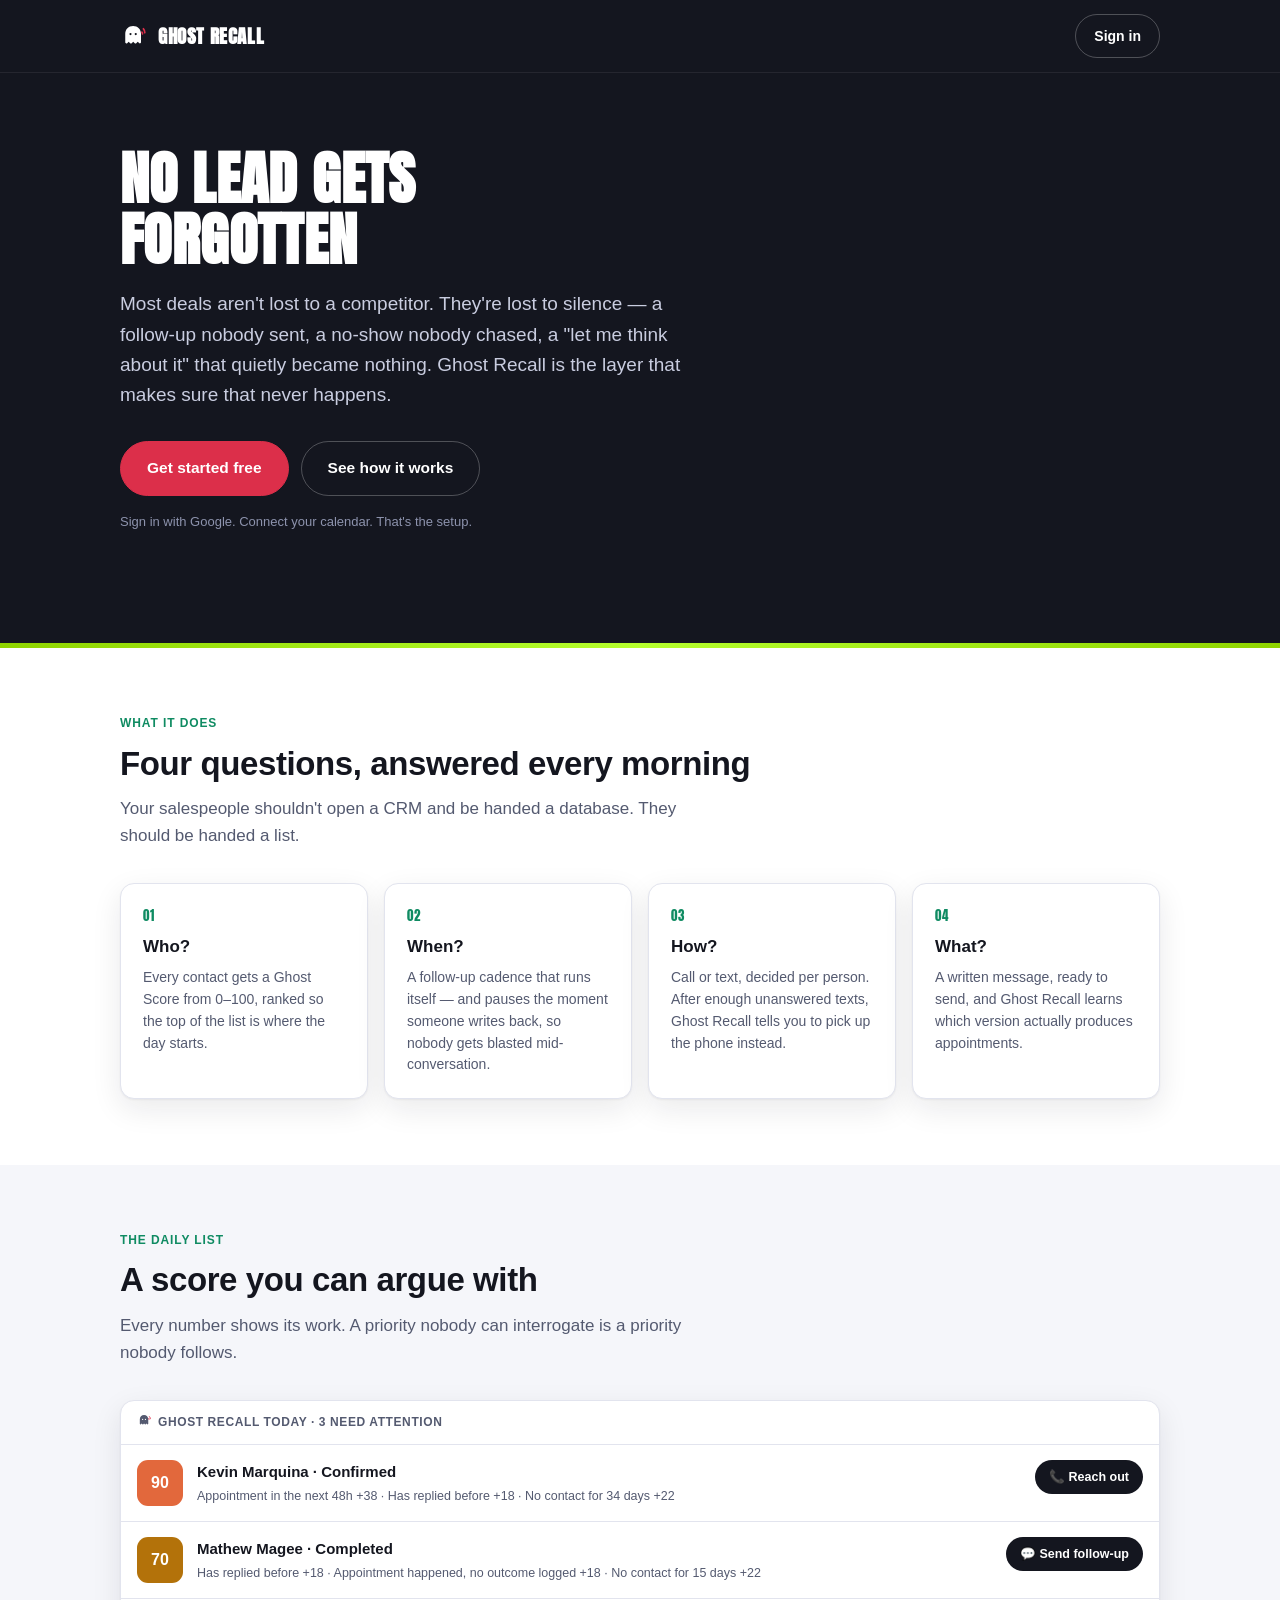
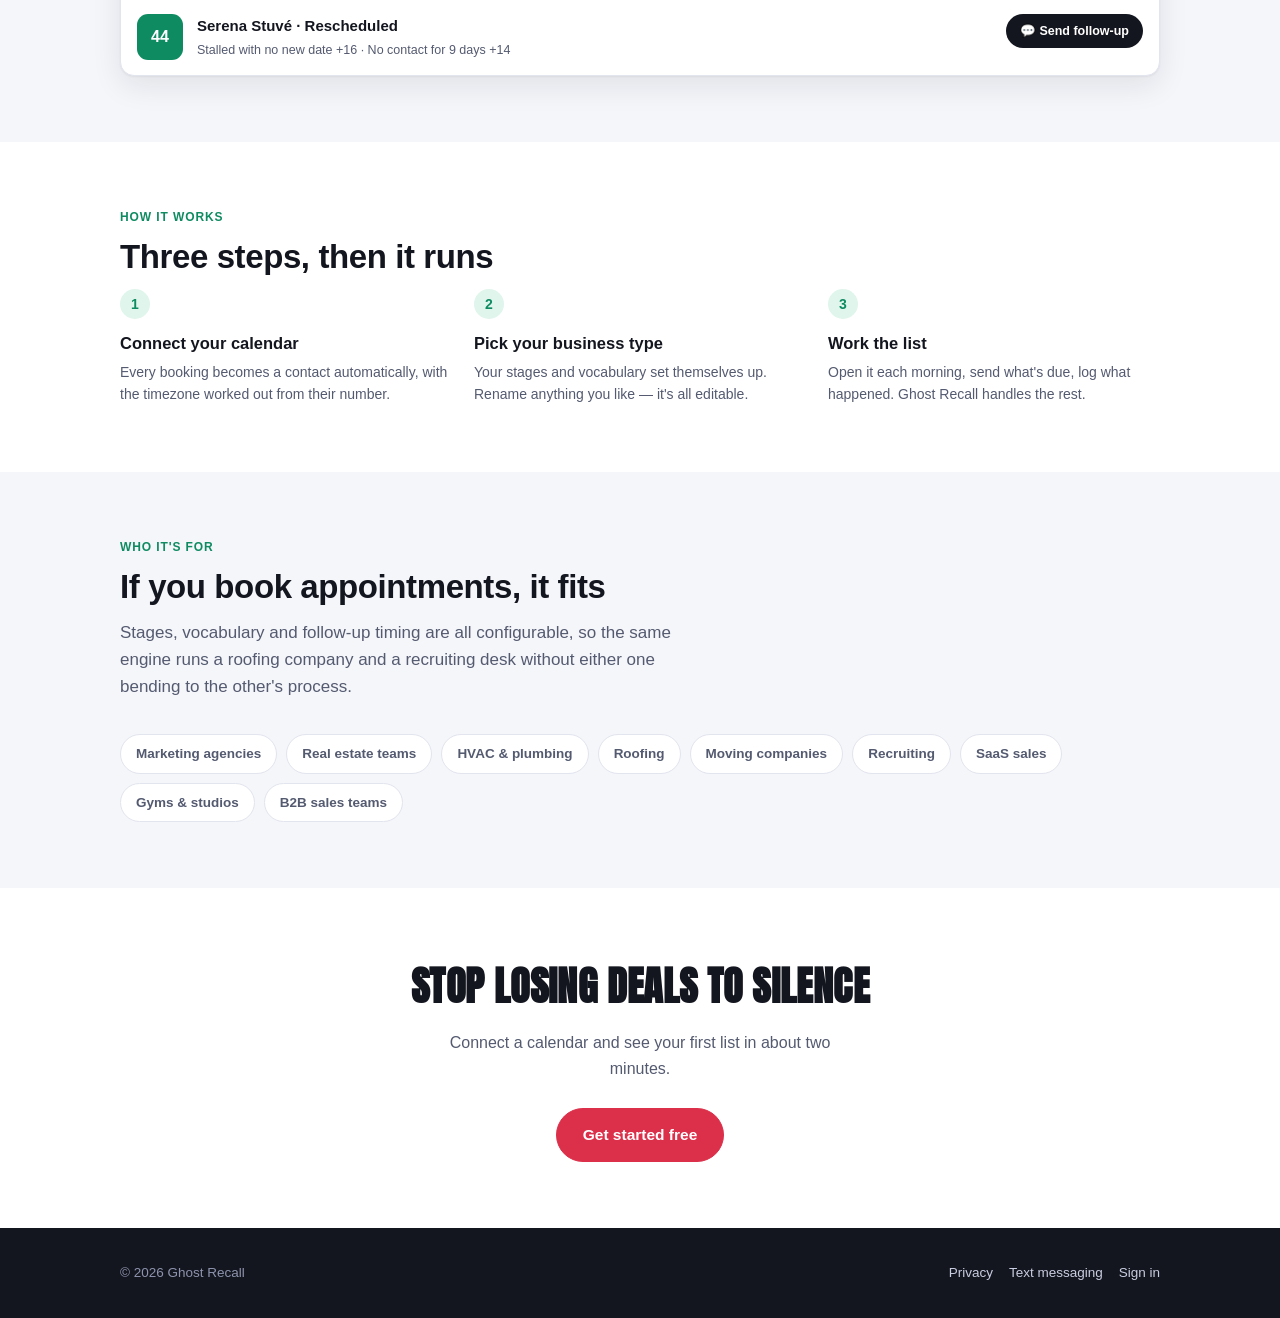
<file: hosted/index.html>
<!doctype html>
<html lang="en">
<head>
<meta charset="utf-8">
<meta name="viewport" content="width=device-width, initial-scale=1">
<title>Ghost Recall — follow-up that never forgets a lead</title>
<meta name="description" content="Ghost Recall tells your salespeople who to contact, when, how and what to say. Built for teams who lose deals to silence, not to competitors.">
<meta name="theme-color" content="#14161f">
<!-- Phone first. Reps work from a handset, not a desk, and without these
     "Add to Home Screen" gives a grey placeholder icon and opens in a Safari
     tab with the address bar eating a line of the screen. With them it opens
     full-screen with its own icon, which is the difference between a
     bookmark and something that reads as an app. -->
<link rel="manifest" href="/manifest.webmanifest">
<link rel="apple-touch-icon" href="/icon.svg">
<meta name="apple-mobile-web-app-capable" content="yes">
<meta name="mobile-web-app-capable" content="yes">
<meta name="apple-mobile-web-app-status-bar-style" content="black-translucent">
<meta name="apple-mobile-web-app-title" content="Ghost Recall">
<meta property="og:title" content="Ghost Recall">
<meta property="og:description" content="Follow-up that never forgets a lead.">
<meta property="og:type" content="website">
<link rel="icon" href="data:image/svg+xml,%3Csvg%20xmlns%3D%27http%3A%2F%2Fwww.w3.org%2F2000%2Fsvg%27%20viewBox%3D%270%200%2064%2064%27%3E%3Crect%20width%3D%2764%27%20height%3D%2764%27%20rx%3D%2714%27%20fill%3D%27%2317171a%27%2F%3E%3Cg%20transform%3D%27translate%285%206%29%20scale%280.80%29%27%3E%3Cpath%20fill-rule%3D%27evenodd%27%20fill%3D%27%23ffffff%27%20d%3D%27M30%209c-10.5%200-18%207.4-18%2018v19.3c0%202.4%202.8%203.6%204.5%202l3.3-3.1%203.4%203.1c1%201%202.6%201%203.6%200l3.4-3.1%203.4%203.1c1%201%202.6%201%203.6%200l3.3-3.1%203.2%203c1.7%201.6%204.3.3%204.3-2V27c0-10.6-7.5-18-18-18zM24%2025a2.5%202.5%200%201%200%200%205%202.5%202.5%200%201%200%200-5zM36%2025a2.5%202.5%200%201%200%200%205%202.5%202.5%200%201%200%200-5z%27%2F%3E%3Cpath%20d%3D%27M53.5%2015.5a12%2012%200%200%201%203.2%209%27%20fill%3D%27none%27%20stroke%3D%27%23dc2f4a%27%20stroke-width%3D%274%27%20stroke-linecap%3D%27round%27%2F%3E%3Cpath%20d%3D%27M50%2023.2a5.5%205.5%200%200%201%201.5%204.1%27%20fill%3D%27none%27%20stroke%3D%27%23dc2f4a%27%20stroke-width%3D%273.6%27%20stroke-linecap%3D%27round%27%2F%3E%3C%2Fg%3E%3C%2Fsvg%3E">
<link rel="preconnect" href="https://fonts.googleapis.com">
<link rel="preconnect" href="https://fonts.gstatic.com" crossorigin>
<link href="https://fonts.googleapis.com/css2?family=Anton&display=swap" rel="stylesheet">
<style>
:root{
  --bg:#ffffff; --bg-alt:#f5f6fa; --ink:#14161f; --ink-soft:#545a70; --ink-faint:#8c91a6;
  --border:#e2e4ee; --card:#ffffff;
  --red:#dc2f4a; --green:#0f8b62; --green-soft:#e0f5ec; --slime:#8fd400; --black:#14161f;
  --radius:14px; --radius-sm:9px;
  --shadow:0 1px 2px rgba(20,22,31,.05), 0 10px 30px rgba(20,22,31,.09);
}
@media (prefers-color-scheme: dark){
  :root:not([data-theme="light"]){
    --bg:#0f1116; --bg-alt:#14171e; --ink:#e8eaf2; --ink-soft:#a1a7bb; --ink-faint:#6b7189;
    --border:#262a35; --card:#171a21;
    --red:#f4566f; --green:#2fbc8a; --green-soft:#12312a;
    --shadow:0 1px 2px rgba(0,0,0,.4), 0 10px 30px rgba(0,0,0,.35);
  }
}
:root[data-theme="dark"]{
  --bg:#0f1116; --bg-alt:#14171e; --ink:#e8eaf2; --ink-soft:#a1a7bb; --ink-faint:#6b7189;
  --border:#262a35; --card:#171a21; --red:#f4566f; --green:#2fbc8a; --green-soft:#12312a;
}
*{box-sizing:border-box;}
body{margin:0;background:var(--bg);color:var(--ink);
  font-family:-apple-system,BlinkMacSystemFont,"Segoe UI",Roboto,Helvetica,Arial,sans-serif;
  font-size:16px;line-height:1.6;-webkit-font-smoothing:antialiased;}
.wrap{max-width:1080px;margin:0 auto;padding:0 20px;}
a{color:inherit;}

/* header */
.nav{position:sticky;top:0;z-index:30;background:var(--black);border-bottom:1px solid rgba(255,255,255,.07);}
.nav .wrap{display:flex;align-items:center;gap:14px;padding-top:14px;padding-bottom:14px;}
.brand{display:flex;align-items:center;gap:10px;color:#fff;text-decoration:none;}
.brand h1{font-family:'Anton',-apple-system,sans-serif;font-size:19px;letter-spacing:.6px;margin:0;text-transform:uppercase;}
.nav .spacer{flex:1;}
.btn{display:inline-block;padding:10px 18px;border-radius:99px;border:1px solid var(--border);
  background:var(--card);color:var(--ink);font-weight:700;font-size:14px;text-decoration:none;cursor:pointer;
  transition:transform .12s ease, box-shadow .12s ease, background .12s ease;}
.btn:hover{transform:translateY(-1px);box-shadow:var(--shadow);}
.btn-primary{background:var(--red);border-color:var(--red);color:#fff;}
.btn-ghost-light{background:transparent;border-color:rgba(255,255,255,.25);color:#fff;}
.btn-lg{padding:14px 26px;font-size:15.5px;}

/* hero */
.hero{background:var(--black);color:#fff;padding:76px 0 86px;position:relative;overflow:hidden;}
.hero::after{content:'';position:absolute;left:0;right:0;bottom:0;height:5px;
  background:linear-gradient(90deg,var(--slime),#b6ff2e,var(--slime));}
.hero h2{font-family:'Anton',-apple-system,sans-serif;font-size:clamp(34px,6vw,58px);line-height:1.05;
  margin:0 0 18px;letter-spacing:.4px;max-width:16ch;text-transform:uppercase;}
.hero p{font-size:clamp(16px,2.2vw,19px);color:#c9cde0;max-width:54ch;margin:0 0 30px;}
.hero .cta{display:flex;gap:12px;flex-wrap:wrap;align-items:center;}
.hero .note{font-size:13px;color:#8d93ad;margin-top:16px;}

/* sections */
section{padding:66px 0;}
section.alt{background:var(--bg-alt);}
.eyebrow{font-size:12px;font-weight:800;letter-spacing:.9px;text-transform:uppercase;color:var(--green);margin:0 0 10px;}
h3.section-title{font-size:clamp(24px,3.4vw,33px);margin:0 0 12px;letter-spacing:-.4px;line-height:1.2;}
.lead{font-size:17px;color:var(--ink-soft);max-width:62ch;margin:0 0 34px;}

.qs{display:grid;grid-template-columns:repeat(auto-fit,minmax(215px,1fr));gap:16px;}
.q{background:var(--card);border:1px solid var(--border);border-radius:var(--radius);padding:22px;box-shadow:var(--shadow);}
.q .num{font-family:'Anton',sans-serif;font-size:13px;color:var(--green);letter-spacing:1px;}
.q h4{margin:6px 0 7px;font-size:17px;}
.q p{margin:0;font-size:14px;color:var(--ink-soft);line-height:1.55;}

/* score demo */
.demo{background:var(--card);border:1px solid var(--border);border-radius:var(--radius);
  box-shadow:var(--shadow);overflow:hidden;}
.demo-head{padding:12px 16px;border-bottom:1px solid var(--border);font-size:12px;font-weight:800;
  text-transform:uppercase;letter-spacing:.6px;color:var(--ink-soft);}
.demo-row{display:flex;gap:14px;align-items:flex-start;padding:15px 16px;border-bottom:1px solid var(--border);}
.demo-row:last-child{border-bottom:none;}
.score{flex:0 0 auto;width:46px;height:46px;border-radius:11px;display:flex;align-items:center;justify-content:center;
  font-weight:800;font-size:16px;color:#fff;}
.s-hot{background:#e2683c;} .s-good{background:#b3720a;} .s-nurture{background:var(--green);}
.demo-main{min-width:0;}
.demo-name{font-weight:700;font-size:15px;}
.demo-why{font-size:12.5px;color:var(--ink-soft);margin-top:3px;line-height:1.5;}
.demo-act{margin-left:auto;flex:0 0 auto;font-size:12.5px;font-weight:800;padding:7px 14px;border-radius:99px;
  background:var(--ink);color:var(--bg);white-space:nowrap;}

.inds{display:flex;flex-wrap:wrap;gap:9px;}
.ind{padding:8px 15px;border-radius:99px;border:1px solid var(--border);background:var(--card);
  font-size:13.5px;font-weight:600;color:var(--ink-soft);}

.steps{display:grid;grid-template-columns:repeat(auto-fit,minmax(245px,1fr));gap:22px;}
.step h4{margin:0 0 6px;font-size:16.5px;}
.step p{margin:0;font-size:14px;color:var(--ink-soft);line-height:1.55;}
.step .n{width:30px;height:30px;border-radius:50%;background:var(--green-soft);color:var(--green);
  display:flex;align-items:center;justify-content:center;font-weight:800;font-size:14px;margin-bottom:11px;}

.final{text-align:center;}
.final h3{font-family:'Anton',sans-serif;font-size:clamp(26px,4vw,40px);text-transform:uppercase;margin:0 0 12px;letter-spacing:.4px;}
.final p{color:var(--ink-soft);max-width:48ch;margin:0 auto 26px;}

footer{background:var(--black);color:#8d93ad;padding:34px 0;font-size:13.5px;}
footer .wrap{display:flex;gap:16px;flex-wrap:wrap;align-items:center;}
footer a{color:#c9cde0;text-decoration:none;}
footer a:hover{text-decoration:underline;}
footer .spacer{flex:1;}
@media (max-width:640px){
  section{padding:48px 0;}
  .hero{padding:56px 0 62px;}
  .demo-act{margin-left:0;}
  .demo-row{flex-wrap:wrap;}
}
</style>
</head>
<body>

<nav class="nav">
  <div class="wrap">
    <a class="brand" href="/">
      <svg width="28" height="28" viewBox="0 0 64 64" xmlns="http://www.w3.org/2000/svg" aria-hidden="true">
        <path fill-rule="evenodd" fill="currentColor" d="M30 9c-10.5 0-18 7.4-18 18v19.3c0 2.4 2.8 3.6 4.5 2l3.3-3.1 3.4 3.1c1 1 2.6 1 3.6 0l3.4-3.1 3.4 3.1c1 1 2.6 1 3.6 0l3.3-3.1 3.2 3c1.7 1.6 4.3.3 4.3-2V27c0-10.6-7.5-18-18-18zM24 25a2.5 2.5 0 1 0 0 5 2.5 2.5 0 1 0 0-5zM36 25a2.5 2.5 0 1 0 0 5 2.5 2.5 0 1 0 0-5z"/>
        <path d="M53.5 15.5a12 12 0 0 1 3.2 9" fill="none" stroke="#dc2f4a" stroke-width="4" stroke-linecap="round"/>
        <path d="M50 23.2a5.5 5.5 0 0 1 1.5 4.1" fill="none" stroke="#dc2f4a" stroke-width="3.6" stroke-linecap="round"/>
      </svg>
      <h1>Ghost Recall</h1>
    </a>
    <span class="spacer"></span>
    <a class="btn btn-ghost-light" href="/app">Sign in</a>
  </div>
</nav>

<div class="hero">
  <div class="wrap">
    <h2>No lead gets forgotten</h2>
    <p>Most deals aren't lost to a competitor. They're lost to silence — a follow-up nobody sent, a no-show nobody chased, a "let me think about it" that quietly became nothing. Ghost Recall is the layer that makes sure that never happens.</p>
    <div class="cta">
      <a class="btn btn-primary btn-lg" href="/app">Get started free</a>
      <a class="btn btn-ghost-light btn-lg" href="#how">See how it works</a>
    </div>
    <p class="note">Sign in with Google. Connect your calendar. That's the setup.</p>
  </div>
</div>

<section>
  <div class="wrap">
    <p class="eyebrow">What it does</p>
    <h3 class="section-title">Four questions, answered every morning</h3>
    <p class="lead">Your salespeople shouldn't open a CRM and be handed a database. They should be handed a list.</p>
    <div class="qs">
      <div class="q"><div class="num">01</div><h4>Who?</h4><p>Every contact gets a Ghost Score from 0–100, ranked so the top of the list is where the day starts.</p></div>
      <div class="q"><div class="num">02</div><h4>When?</h4><p>A follow-up cadence that runs itself — and pauses the moment someone writes back, so nobody gets blasted mid-conversation.</p></div>
      <div class="q"><div class="num">03</div><h4>How?</h4><p>Call or text, decided per person. After enough unanswered texts, Ghost Recall tells you to pick up the phone instead.</p></div>
      <div class="q"><div class="num">04</div><h4>What?</h4><p>A written message, ready to send, and Ghost Recall learns which version actually produces appointments.</p></div>
    </div>
  </div>
</section>

<section class="alt">
  <div class="wrap">
    <p class="eyebrow">The daily list</p>
    <h3 class="section-title">A score you can argue with</h3>
    <p class="lead">Every number shows its work. A priority nobody can interrogate is a priority nobody follows.</p>
    <div class="demo">
      <div class="demo-head"><svg width="15" height="15" viewBox="0 0 64 64" aria-hidden="true" style="vertical-align:-2px;margin-right:6px"><path fill-rule="evenodd" fill="currentColor" d="M30 9c-10.5 0-18 7.4-18 18v19.3c0 2.4 2.8 3.6 4.5 2l3.3-3.1 3.4 3.1c1 1 2.6 1 3.6 0l3.4-3.1 3.4 3.1c1 1 2.6 1 3.6 0l3.3-3.1 3.2 3c1.7 1.6 4.3.3 4.3-2V27c0-10.6-7.5-18-18-18zM24 25a2.5 2.5 0 1 0 0 5 2.5 2.5 0 1 0 0-5zM36 25a2.5 2.5 0 1 0 0 5 2.5 2.5 0 1 0 0-5z"/><path d="M53.5 15.5a12 12 0 0 1 3.2 9" fill="none" stroke="#dc2f4a" stroke-width="4" stroke-linecap="round"/><path d="M50 23.2a5.5 5.5 0 0 1 1.5 4.1" fill="none" stroke="#dc2f4a" stroke-width="3.6" stroke-linecap="round"/></svg>Ghost Recall Today · 3 need attention</div>
      <div class="demo-row">
        <span class="score s-hot">90</span>
        <div class="demo-main">
          <div class="demo-name">Kevin Marquina · Confirmed</div>
          <div class="demo-why">Appointment in the next 48h +38 · Has replied before +18 · No contact for 34 days +22</div>
        </div>
        <span class="demo-act">📞 Reach out</span>
      </div>
      <div class="demo-row">
        <span class="score s-good">70</span>
        <div class="demo-main">
          <div class="demo-name">Mathew Magee · Completed</div>
          <div class="demo-why">Has replied before +18 · Appointment happened, no outcome logged +18 · No contact for 15 days +22</div>
        </div>
        <span class="demo-act">💬 Send follow-up</span>
      </div>
      <div class="demo-row">
        <span class="score s-nurture">44</span>
        <div class="demo-main">
          <div class="demo-name">Serena Stuvé · Rescheduled</div>
          <div class="demo-why">Stalled with no new date +16 · No contact for 9 days +14</div>
        </div>
        <span class="demo-act">💬 Send follow-up</span>
      </div>
    </div>
  </div>
</section>

<section id="how">
  <div class="wrap">
    <p class="eyebrow">How it works</p>
    <h3 class="section-title">Three steps, then it runs</h3>
    <div class="steps">
      <div class="step"><div class="n">1</div><h4>Connect your calendar</h4><p>Every booking becomes a contact automatically, with the timezone worked out from their number.</p></div>
      <div class="step"><div class="n">2</div><h4>Pick your business type</h4><p>Your stages and vocabulary set themselves up. Rename anything you like — it's all editable.</p></div>
      <div class="step"><div class="n">3</div><h4>Work the list</h4><p>Open it each morning, send what's due, log what happened. Ghost Recall handles the rest.</p></div>
    </div>
  </div>
</section>

<section class="alt">
  <div class="wrap">
    <p class="eyebrow">Who it's for</p>
    <h3 class="section-title">If you book appointments, it fits</h3>
    <p class="lead">Stages, vocabulary and follow-up timing are all configurable, so the same engine runs a roofing company and a recruiting desk without either one bending to the other's process.</p>
    <div class="inds">
      <span class="ind">Marketing agencies</span>
      <span class="ind">Real estate teams</span>
      <span class="ind">HVAC &amp; plumbing</span>
      <span class="ind">Roofing</span>
      <span class="ind">Moving companies</span>
      <span class="ind">Recruiting</span>
      <span class="ind">SaaS sales</span>
      <span class="ind">Gyms &amp; studios</span>
      <span class="ind">B2B sales teams</span>
    </div>
  </div>
</section>

<section>
  <div class="wrap final">
    <h3>Stop losing deals to silence</h3>
    <p>Connect a calendar and see your first list in about two minutes.</p>
    <a class="btn btn-primary btn-lg" href="/app">Get started free</a>
  </div>
</section>

<footer>
  <div class="wrap">
    <span>© 2026 Ghost Recall</span>
    <span class="spacer"></span>
    <a href="/privacy">Privacy</a>
    <a href="/sms-policy">Text messaging</a>
    <!-- Terms is written and lives at /terms, but it is deliberately NOT
         linked yet: the governing-law clause still carries [STATE] and
         [COUNTY] placeholders. A public legal page with blanks in it reads
         worse than no page at all. Link it the moment those are filled. -->
    <a href="/app">Sign in</a>
  </div>
</footer>

</body>
</html>
</file>
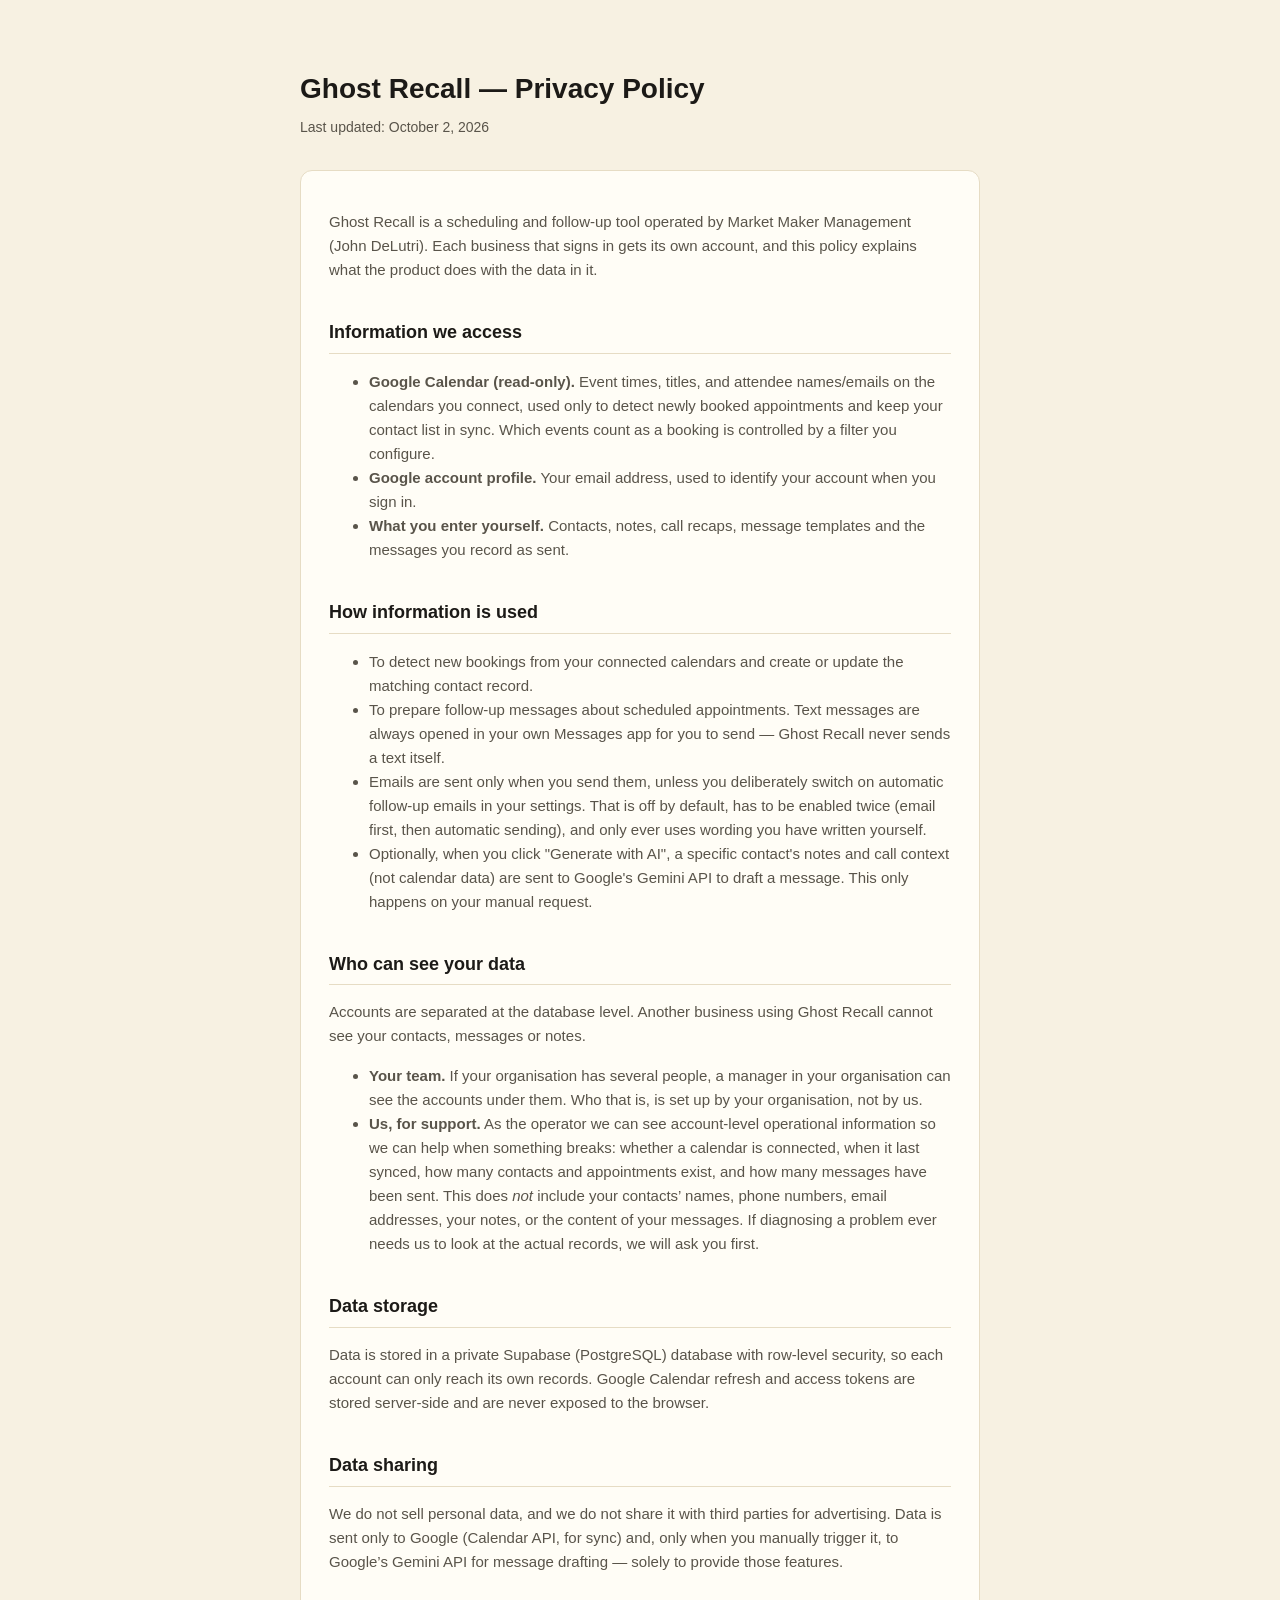
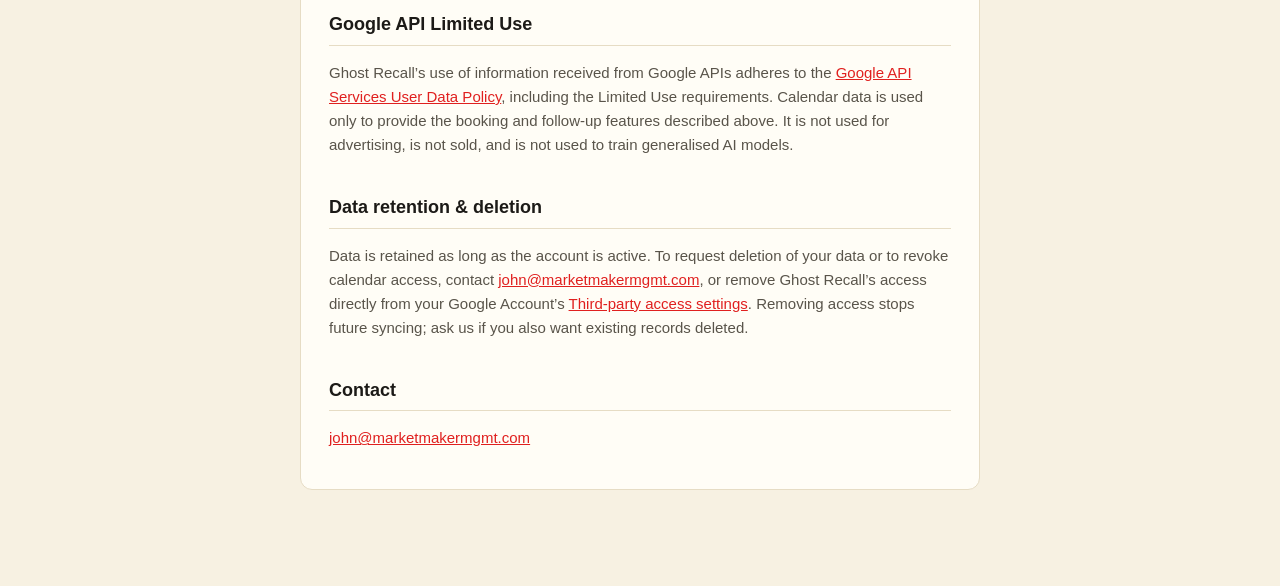
<file: hosted/privacy.html>
<!DOCTYPE html>
<html lang="en">
<head>
<meta charset="UTF-8">
<meta name="viewport" content="width=device-width, initial-scale=1.0">
<title>Ghost Recall — Privacy Policy</title>
<style>
  :root{
    --bg: #f7f1e2;
    --card: #fffdf6;
    --ink: #1c1a17;
    --ink-soft: #59544a;
    --border: #e6dcc4;
    --red: #e0201f;
  }
  body{
    margin:0; background:var(--bg); color:var(--ink);
    font-family:-apple-system,BlinkMacSystemFont,'Segoe UI',sans-serif;
    line-height:1.6;
  }
  .wrap{ max-width:680px; margin:0 auto; padding:48px 24px 96px; }
  h1{ font-size:28px; margin-bottom:4px; }
  .updated{ color:var(--ink-soft); font-size:14px; margin-bottom:32px; }
  h2{ font-size:18px; margin-top:36px; border-bottom:1px solid var(--border); padding-bottom:6px; }
  p, li{ color:var(--ink-soft); font-size:15px; }
  a{ color:var(--red); }
  .card{ background:var(--card); border:1px solid var(--border); border-radius:12px; padding:24px 28px; }
</style>
</head>
<body>
<div class="wrap">
  <h1>Ghost Recall — Privacy Policy</h1>
  <div class="updated">Last updated: October 2, 2026</div>

  <div class="card">
    <p>Ghost Recall is a scheduling and follow-up tool operated by Market Maker Management
    (John DeLutri). Each business that signs in gets its own account, and this policy explains
    what the product does with the data in it.</p>

    <h2>Information we access</h2>
    <ul>
      <li><strong>Google Calendar (read-only).</strong> Event times, titles, and attendee
      names/emails on the calendars you connect, used only to detect newly booked
      appointments and keep your contact list in sync. Which events count as a booking is
      controlled by a filter you configure.</li>
      <li><strong>Google account profile.</strong> Your email address, used to identify your
      account when you sign in.</li>
      <li><strong>What you enter yourself.</strong> Contacts, notes, call recaps, message
      templates and the messages you record as sent.</li>
    </ul>

    <h2>How information is used</h2>
    <ul>
      <li>To detect new bookings from your connected calendars and create or update the
      matching contact record.</li>
      <li>To prepare follow-up messages about scheduled appointments. Text messages are always
      opened in your own Messages app for you to send &mdash; Ghost Recall never sends a text
      itself.</li>
      <li>Emails are sent only when you send them, unless you deliberately switch on automatic
      follow-up emails in your settings. That is off by default, has to be enabled twice (email
      first, then automatic sending), and only ever uses wording you have written yourself.</li>
      <li>Optionally, when you click "Generate with AI", a specific contact's notes and call
      context (not calendar data) are sent to Google's Gemini API to draft a message. This only
      happens on your manual request.</li>
    </ul>

    <h2>Who can see your data</h2>
    <p>Accounts are separated at the database level. Another business using Ghost Recall cannot
    see your contacts, messages or notes.</p>
    <ul>
      <li><strong>Your team.</strong> If your organisation has several people, a manager in your
      organisation can see the accounts under them. Who that is, is set up by your organisation,
      not by us.</li>
      <li><strong>Us, for support.</strong> As the operator we can see account-level operational
      information so we can help when something breaks: whether a calendar is connected, when it
      last synced, how many contacts and appointments exist, and how many messages have been
      sent. This does <em>not</em> include your contacts&rsquo; names, phone numbers, email
      addresses, your notes, or the content of your messages. If diagnosing a problem ever needs
      us to look at the actual records, we will ask you first.</li>
    </ul>

    <h2>Data storage</h2>
    <p>Data is stored in a private Supabase (PostgreSQL) database with row-level security, so
    each account can only reach its own records. Google Calendar refresh and access tokens are
    stored server-side and are never exposed to the browser.</p>

    <h2>Data sharing</h2>
    <p>We do not sell personal data, and we do not share it with third parties for advertising.
    Data is sent only to Google (Calendar API, for sync) and, only when you manually trigger it,
    to Google&rsquo;s Gemini API for message drafting &mdash; solely to provide those features.</p>

    <h2>Google API Limited Use</h2>
    <p>Ghost Recall&rsquo;s use of information received from Google APIs adheres to the
    <a href="https://developers.google.com/terms/api-services-user-data-policy" target="_blank"
    rel="noopener">Google API Services User Data Policy</a>, including the Limited Use
    requirements. Calendar data is used only to provide the booking and follow-up features
    described above. It is not used for advertising, is not sold, and is not used to train
    generalised AI models.</p>

    <h2>Data retention &amp; deletion</h2>
    <p>Data is retained as long as the account is active. To request deletion of your data or to
    revoke calendar access, contact
    <a href="mailto:john@marketmakermgmt.com">john@marketmakermgmt.com</a>, or remove Ghost
    Recall&rsquo;s access directly from your Google Account&rsquo;s
    <a href="https://myaccount.google.com/connections" target="_blank" rel="noopener">Third-party
    access settings</a>. Removing access stops future syncing; ask us if you also want existing
    records deleted.</p>

    <h2>Contact</h2>
    <p><a href="mailto:john@marketmakermgmt.com">john@marketmakermgmt.com</a></p>
  </div>
</div>
</body>
</html>
</file>
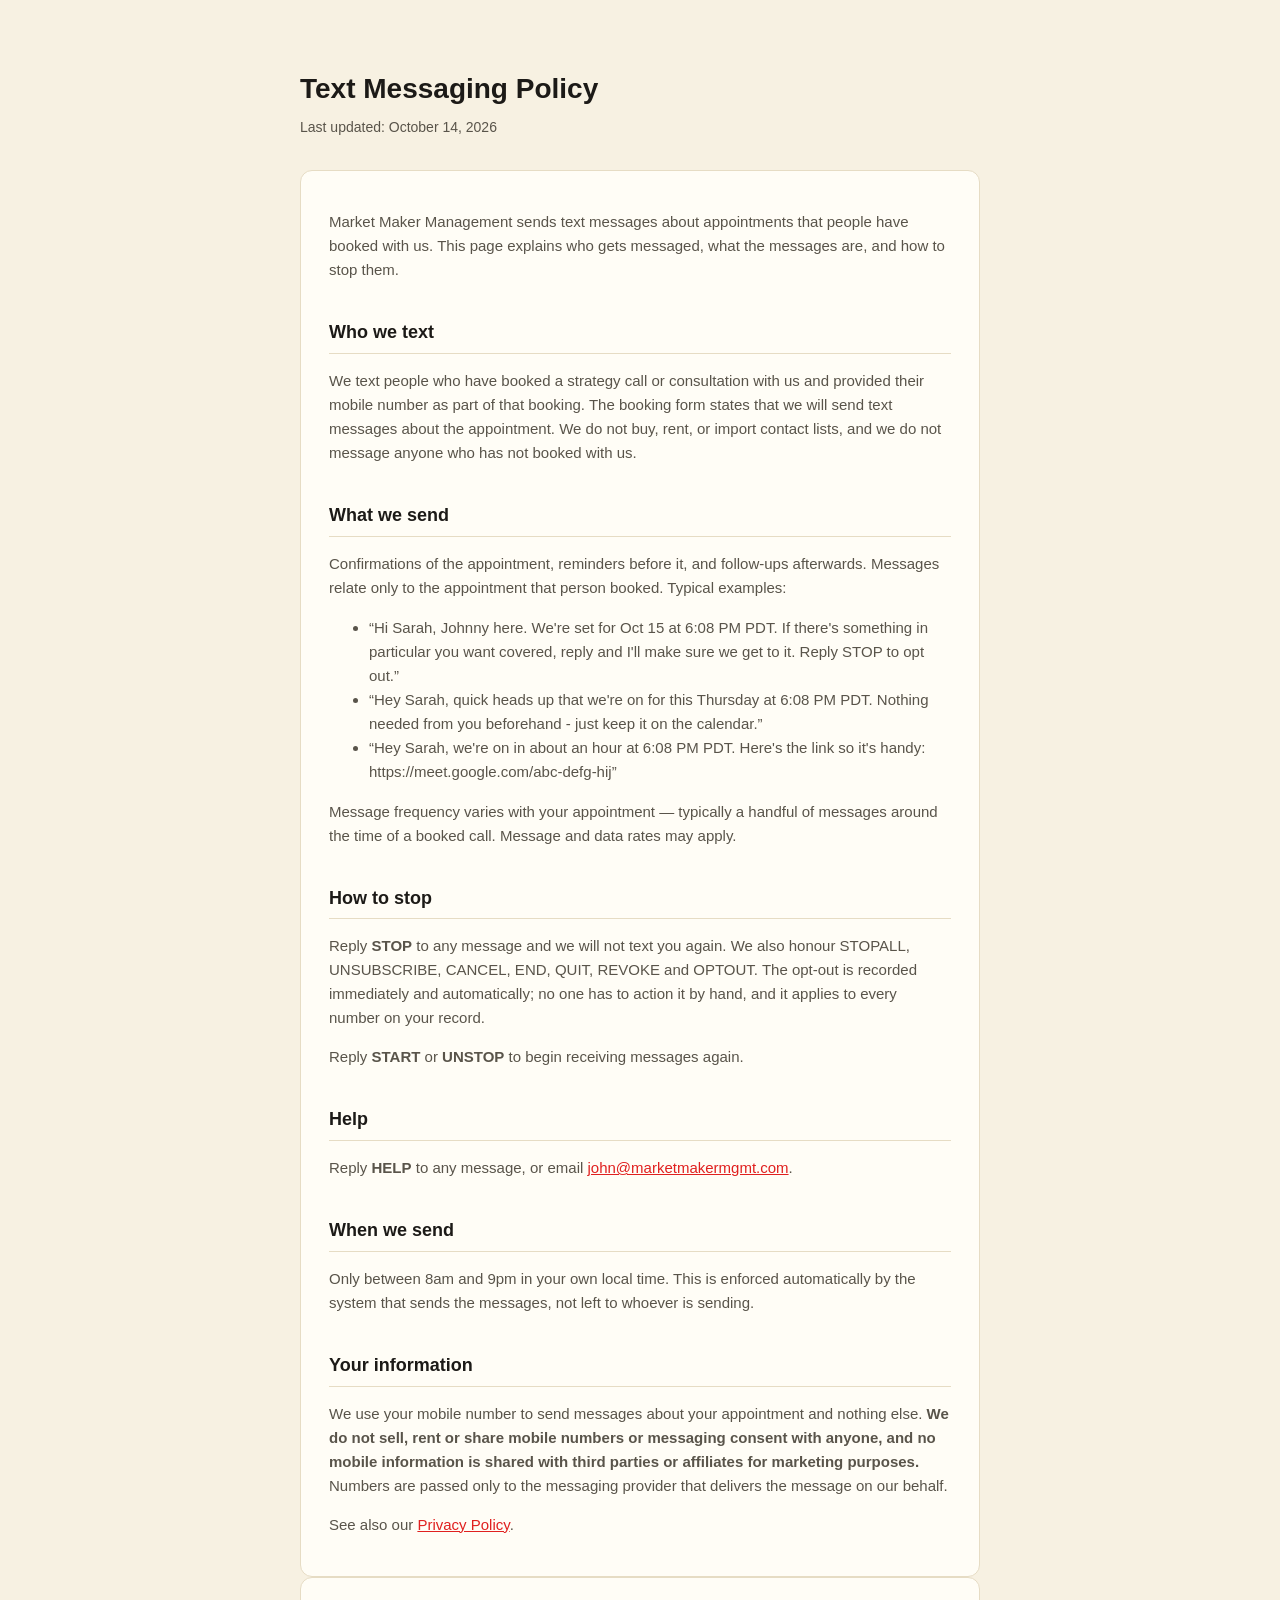
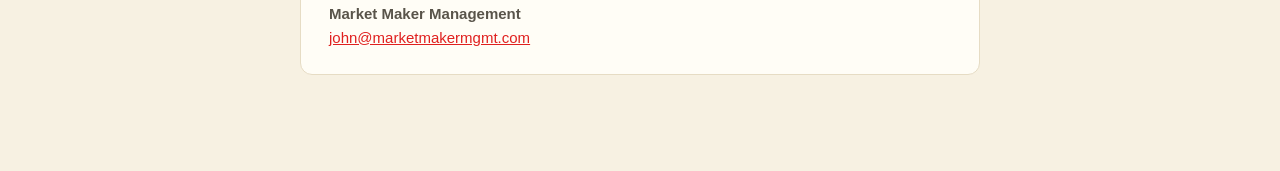
<file: hosted/sms-policy.html>
<!DOCTYPE html>
<html lang="en">
<head>
<meta charset="UTF-8">
<meta name="viewport" content="width=device-width, initial-scale=1.0">
<title>Ghost Recall — Text Messaging Policy</title>
<style>
  :root{
    --bg: #f7f1e2;
    --card: #fffdf6;
    --ink: #1c1a17;
    --ink-soft: #59544a;
    --border: #e6dcc4;
    --red: #e0201f;
  }
  body{
    margin:0; background:var(--bg); color:var(--ink);
    font-family:-apple-system,BlinkMacSystemFont,'Segoe UI',sans-serif;
    line-height:1.6;
  }
  .wrap{ max-width:680px; margin:0 auto; padding:48px 24px 96px; }
  h1{ font-size:28px; margin-bottom:4px; }
  .updated{ color:var(--ink-soft); font-size:14px; margin-bottom:32px; }
  h2{ font-size:18px; margin-top:36px; border-bottom:1px solid var(--border); padding-bottom:6px; }
  p, li{ color:var(--ink-soft); font-size:15px; }
  a{ color:var(--red); }
  .card{ background:var(--card); border:1px solid var(--border); border-radius:12px; padding:24px 28px; }
</style>
</head>
<body>
<div class="wrap">
  <h1>Text Messaging Policy</h1>
  <div class="updated">Last updated: October 14, 2026</div>

  <div class="card">
    <p>Market Maker Management sends text messages about appointments that people have
    booked with us. This page explains who gets messaged, what the messages are, and how
    to stop them.</p>

    <h2>Who we text</h2>
    <p>We text people who have booked a strategy call or consultation with us and provided
    their mobile number as part of that booking. The booking form states that we will send
    text messages about the appointment. We do not buy, rent, or import contact lists, and
    we do not message anyone who has not booked with us.</p>

    <h2>What we send</h2>
    <p>Confirmations of the appointment, reminders before it, and follow-ups afterwards.
    Messages relate only to the appointment that person booked. Typical examples:</p>
    <ul>
      <li>&ldquo;Hi Sarah, Johnny here. We're set for Oct 15 at 6:08 PM PDT. If there's
      something in particular you want covered, reply and I'll make sure we get to it.
      Reply STOP to opt out.&rdquo;</li>
      <li>&ldquo;Hey Sarah, quick heads up that we're on for this Thursday at 6:08 PM PDT.
      Nothing needed from you beforehand - just keep it on the calendar.&rdquo;</li>
      <li>&ldquo;Hey Sarah, we're on in about an hour at 6:08 PM PDT. Here's the link so
      it's handy: https://meet.google.com/abc-defg-hij&rdquo;</li>
    </ul>
    <p>Message frequency varies with your appointment &mdash; typically a handful of messages
    around the time of a booked call. Message and data rates may apply.</p>

    <h2>How to stop</h2>
    <p>Reply <strong>STOP</strong> to any message and we will not text you again. We also
    honour STOPALL, UNSUBSCRIBE, CANCEL, END, QUIT, REVOKE and OPTOUT. The opt-out is
    recorded immediately and automatically; no one has to action it by hand, and it applies
    to every number on your record.</p>
    <p>Reply <strong>START</strong> or <strong>UNSTOP</strong> to begin receiving messages
    again.</p>

    <h2>Help</h2>
    <p>Reply <strong>HELP</strong> to any message, or email
    <a href="mailto:john@marketmakermgmt.com">john@marketmakermgmt.com</a>.</p>

    <h2>When we send</h2>
    <p>Only between 8am and 9pm in your own local time. This is enforced automatically by
    the system that sends the messages, not left to whoever is sending.</p>

    <h2>Your information</h2>
    <p>We use your mobile number to send messages about your appointment and nothing else.
    <strong>We do not sell, rent or share mobile numbers or messaging consent with anyone,
    and no mobile information is shared with third parties or affiliates for marketing
    purposes.</strong> Numbers are passed only to the messaging provider that delivers the
    message on our behalf.</p>
    <p>See also our <a href="/privacy">Privacy Policy</a>.</p>
  </div>

  <div class="card">
    <p style="margin:0;"><strong>Market Maker Management</strong><br>
    <a href="mailto:john@marketmakermgmt.com">john@marketmakermgmt.com</a></p>
  </div>
</div>
</body>
</html>
</file>
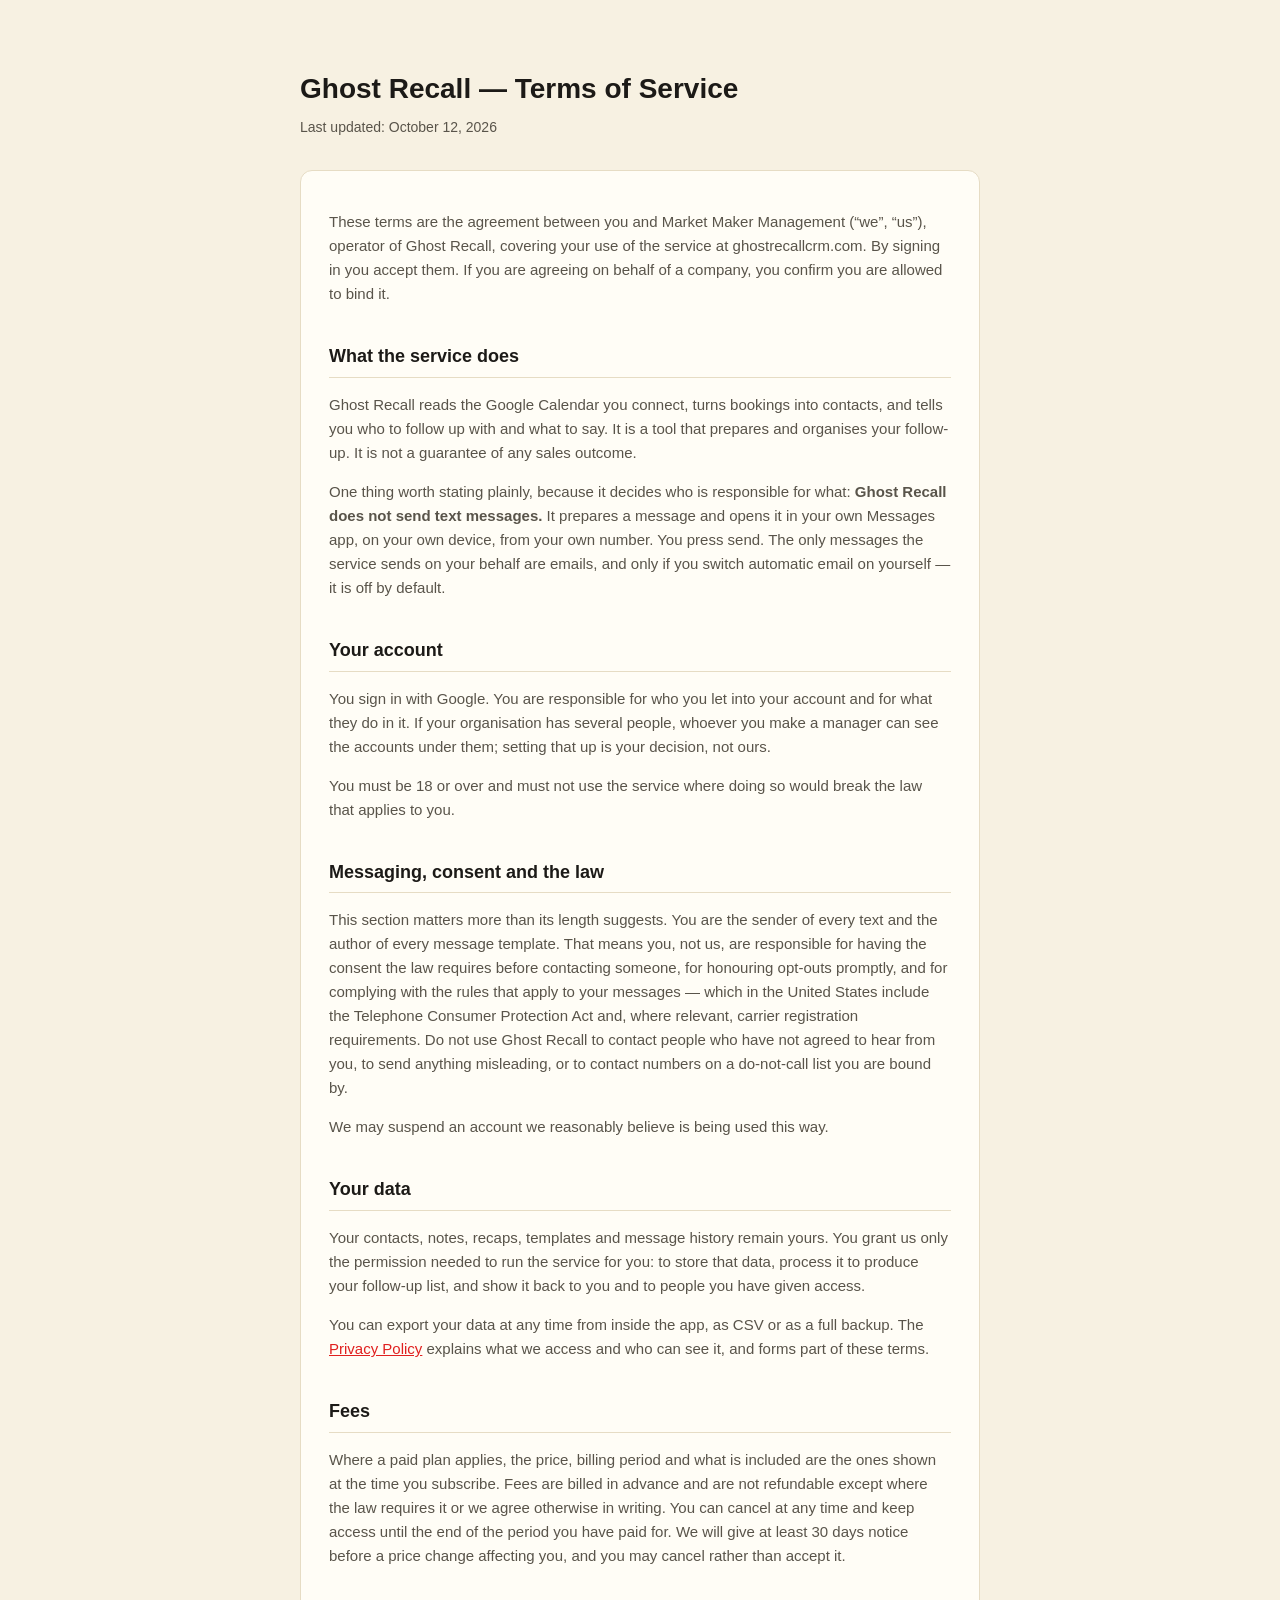
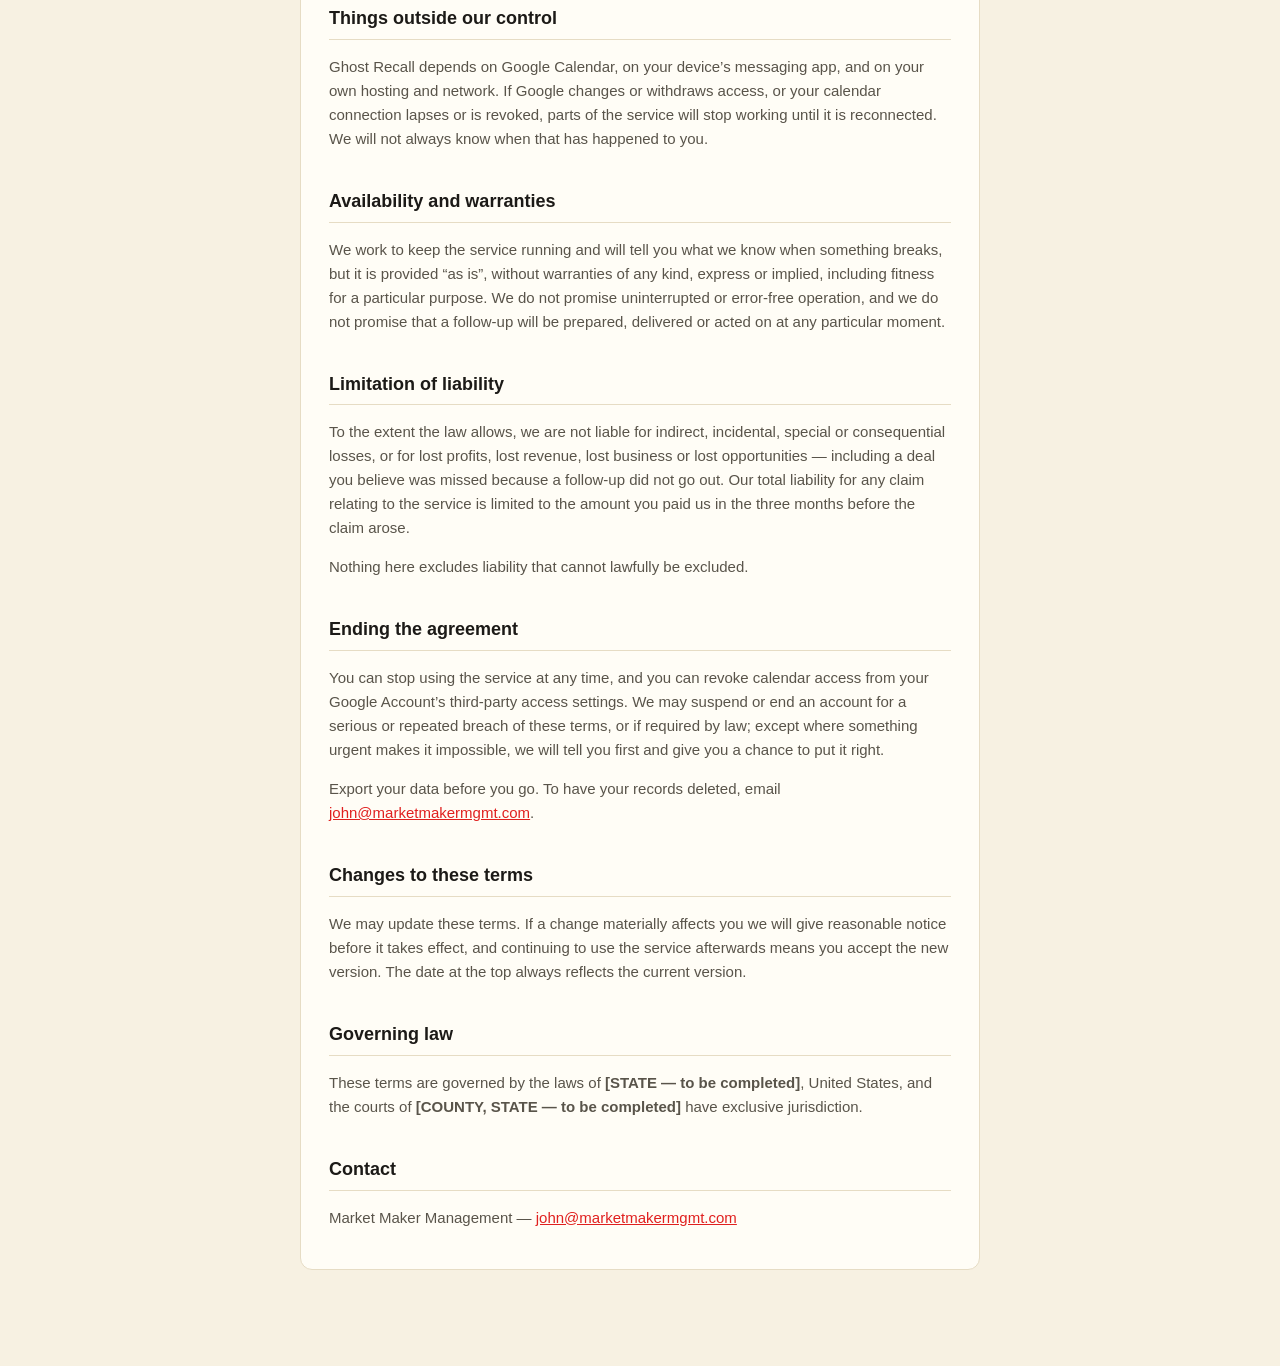
<file: hosted/terms.html>
<!DOCTYPE html>
<html lang="en">
<head>
<meta charset="UTF-8">
<meta name="viewport" content="width=device-width, initial-scale=1.0">
<title>Ghost Recall &mdash; Terms of Service</title>
<style>
  :root{
    --bg: #f7f1e2;
    --card: #fffdf6;
    --ink: #1c1a17;
    --ink-soft: #59544a;
    --border: #e6dcc4;
    --red: #e0201f;
  }
  body{
    margin:0; background:var(--bg); color:var(--ink);
    font-family:-apple-system,BlinkMacSystemFont,'Segoe UI',sans-serif;
    line-height:1.6;
  }
  .wrap{ max-width:680px; margin:0 auto; padding:48px 24px 96px; }
  h1{ font-size:28px; margin-bottom:4px; }
  .updated{ color:var(--ink-soft); font-size:14px; margin-bottom:32px; }
  h2{ font-size:18px; margin-top:36px; border-bottom:1px solid var(--border); padding-bottom:6px; }
  p, li{ color:var(--ink-soft); font-size:15px; }
  a{ color:var(--red); }
  .card{ background:var(--card); border:1px solid var(--border); border-radius:12px; padding:24px 28px; }
</style>
</head>
<body>
<div class="wrap">
  <h1>Ghost Recall &mdash; Terms of Service</h1>
  <div class="updated">Last updated: October 12, 2026</div>

  <div class="card">
    <p>These terms are the agreement between you and Market Maker Management
    (&ldquo;we&rdquo;, &ldquo;us&rdquo;), operator of Ghost Recall, covering your use of the
    service at ghostrecallcrm.com. By signing in you accept them. If you are agreeing on
    behalf of a company, you confirm you are allowed to bind it.</p>

    <h2>What the service does</h2>
    <p>Ghost Recall reads the Google Calendar you connect, turns bookings into contacts, and
    tells you who to follow up with and what to say. It is a tool that prepares and organises
    your follow-up. It is not a guarantee of any sales outcome.</p>
    <p>One thing worth stating plainly, because it decides who is responsible for what:
    <strong>Ghost Recall does not send text messages.</strong> It prepares a message and opens
    it in your own Messages app, on your own device, from your own number. You press send. The
    only messages the service sends on your behalf are emails, and only if you switch automatic
    email on yourself &mdash; it is off by default.</p>

    <h2>Your account</h2>
    <p>You sign in with Google. You are responsible for who you let into your account and for
    what they do in it. If your organisation has several people, whoever you make a manager can
    see the accounts under them; setting that up is your decision, not ours.</p>
    <p>You must be 18 or over and must not use the service where doing so would break the law
    that applies to you.</p>

    <h2>Messaging, consent and the law</h2>
    <p>This section matters more than its length suggests. You are the sender of every text and
    the author of every message template. That means you, not us, are responsible for having
    the consent the law requires before contacting someone, for honouring opt-outs promptly,
    and for complying with the rules that apply to your messages &mdash; which in the United
    States include the Telephone Consumer Protection Act and, where relevant, carrier
    registration requirements. Do not use Ghost Recall to contact people who have not agreed to
    hear from you, to send anything misleading, or to contact numbers on a do-not-call list you
    are bound by.</p>
    <p>We may suspend an account we reasonably believe is being used this way.</p>

    <h2>Your data</h2>
    <p>Your contacts, notes, recaps, templates and message history remain yours. You grant us
    only the permission needed to run the service for you: to store that data, process it to
    produce your follow-up list, and show it back to you and to people you have given access.</p>
    <p>You can export your data at any time from inside the app, as CSV or as a full backup. The
    <a href="/privacy">Privacy Policy</a> explains what we access and who can see it, and forms
    part of these terms.</p>

    <h2>Fees</h2>
    <p>Where a paid plan applies, the price, billing period and what is included are the ones
    shown at the time you subscribe. Fees are billed in advance and are not refundable except
    where the law requires it or we agree otherwise in writing. You can cancel at any time and
    keep access until the end of the period you have paid for. We will give at least 30 days
    notice before a price change affecting you, and you may cancel rather than accept it.</p>

    <h2>Things outside our control</h2>
    <p>Ghost Recall depends on Google Calendar, on your device&rsquo;s messaging app, and on
    your own hosting and network. If Google changes or withdraws access, or your calendar
    connection lapses or is revoked, parts of the service will stop working until it is
    reconnected. We will not always know when that has happened to you.</p>

    <h2>Availability and warranties</h2>
    <p>We work to keep the service running and will tell you what we know when something breaks,
    but it is provided &ldquo;as is&rdquo;, without warranties of any kind, express or implied,
    including fitness for a particular purpose. We do not promise uninterrupted or error-free
    operation, and we do not promise that a follow-up will be prepared, delivered or acted on at
    any particular moment.</p>

    <h2>Limitation of liability</h2>
    <p>To the extent the law allows, we are not liable for indirect, incidental, special or
    consequential losses, or for lost profits, lost revenue, lost business or lost opportunities
    &mdash; including a deal you believe was missed because a follow-up did not go out. Our
    total liability for any claim relating to the service is limited to the amount you paid us
    in the three months before the claim arose.</p>
    <p>Nothing here excludes liability that cannot lawfully be excluded.</p>

    <h2>Ending the agreement</h2>
    <p>You can stop using the service at any time, and you can revoke calendar access from your
    Google Account&rsquo;s third-party access settings. We may suspend or end an account for a
    serious or repeated breach of these terms, or if required by law; except where something
    urgent makes it impossible, we will tell you first and give you a chance to put it right.</p>
    <p>Export your data before you go. To have your records deleted, email
    <a href="mailto:john@marketmakermgmt.com">john@marketmakermgmt.com</a>.</p>

    <h2>Changes to these terms</h2>
    <p>We may update these terms. If a change materially affects you we will give reasonable
    notice before it takes effect, and continuing to use the service afterwards means you accept
    the new version. The date at the top always reflects the current version.</p>

    <h2>Governing law</h2>
    <p>These terms are governed by the laws of
    <strong>[STATE &mdash; to be completed]</strong>, United States, and the courts of
    <strong>[COUNTY, STATE &mdash; to be completed]</strong> have exclusive jurisdiction.</p>

    <h2>Contact</h2>
    <p>Market Maker Management &mdash;
    <a href="mailto:john@marketmakermgmt.com">john@marketmakermgmt.com</a></p>
  </div>
</div>
</body>
</html>
</file>
